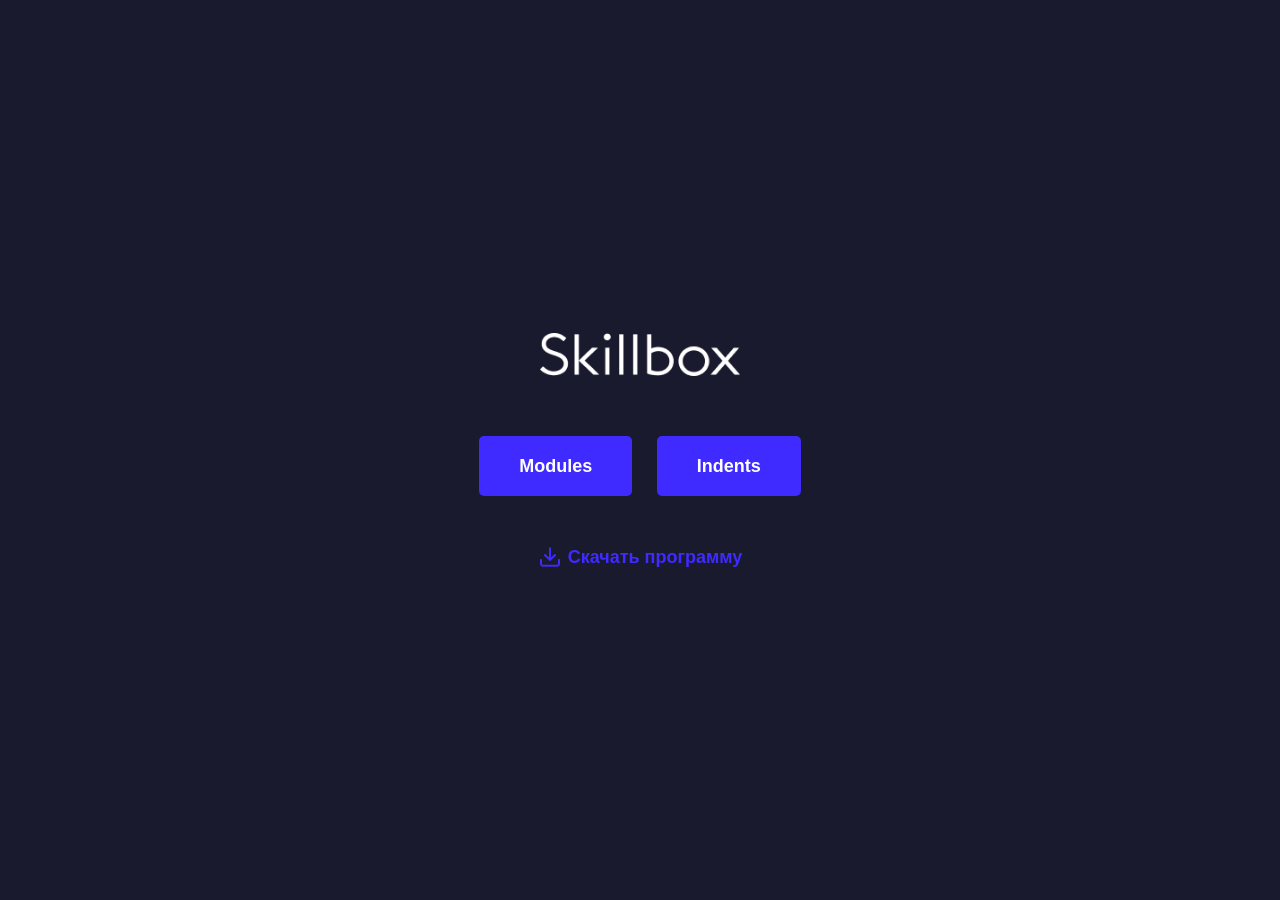
<file: index.html>
<!DOCTYPE html>
<html lang="ru">
<head>
    <meta charset="UTF-8">
    <meta name="viewport" content="width=device-width, initial-scale=1.0">
    <link rel="stylesheet" type="text/css" href="css/normalize.css">
    <link rel="stylesheet" type="text/css" href="css/style.css">
    <title>Document</title>
</head>

<body class="body">
    <a href="https://skillbox.ru" target="_blank" class="a"> 
        <img src="img/logo-light.png" alt="Лого компании">
    </a>

    <div class="div"> 
        <a href="modules.html" class="a style-for-links"> Modules</a>
        <a href="article.html" class="a style-for-links"> Indents</a>
    </div>

    <a href="skillbox.docx" download class="a"> Скачать программу </a>
</body>

</html>
</file>
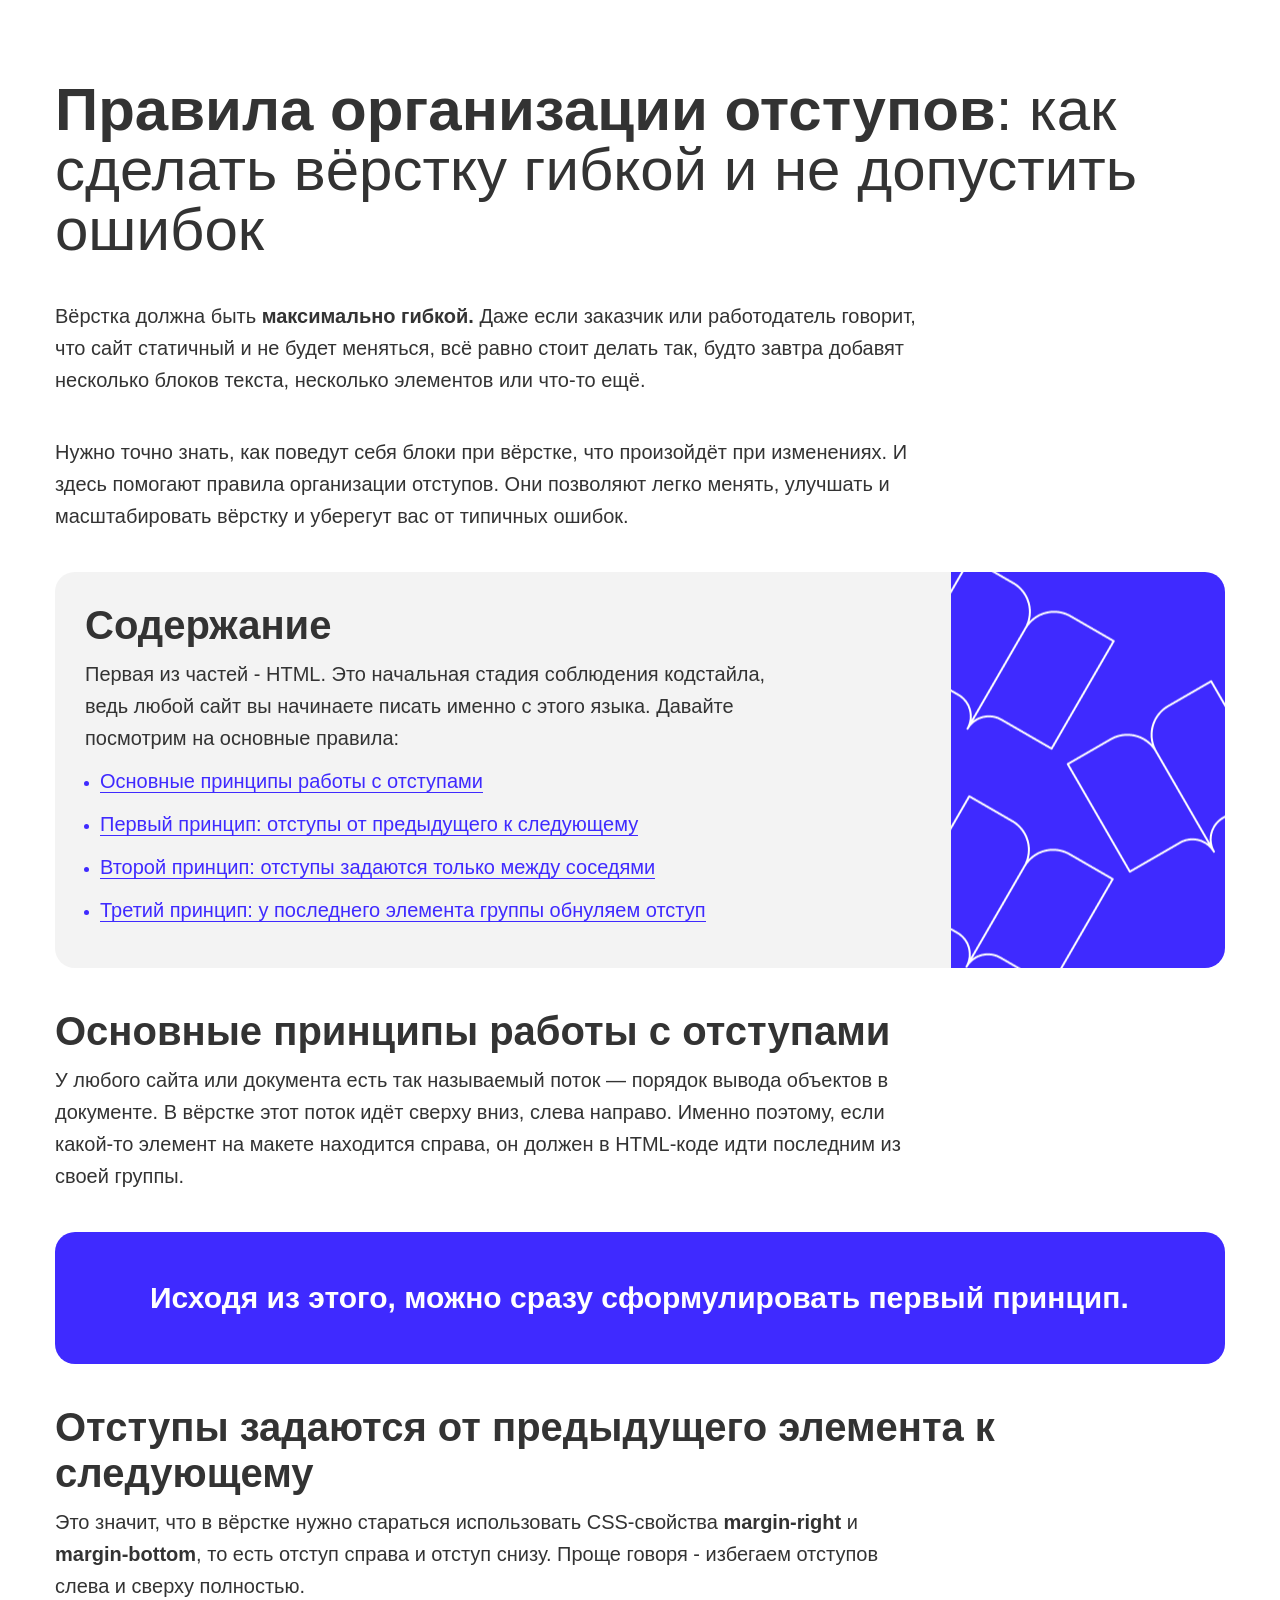
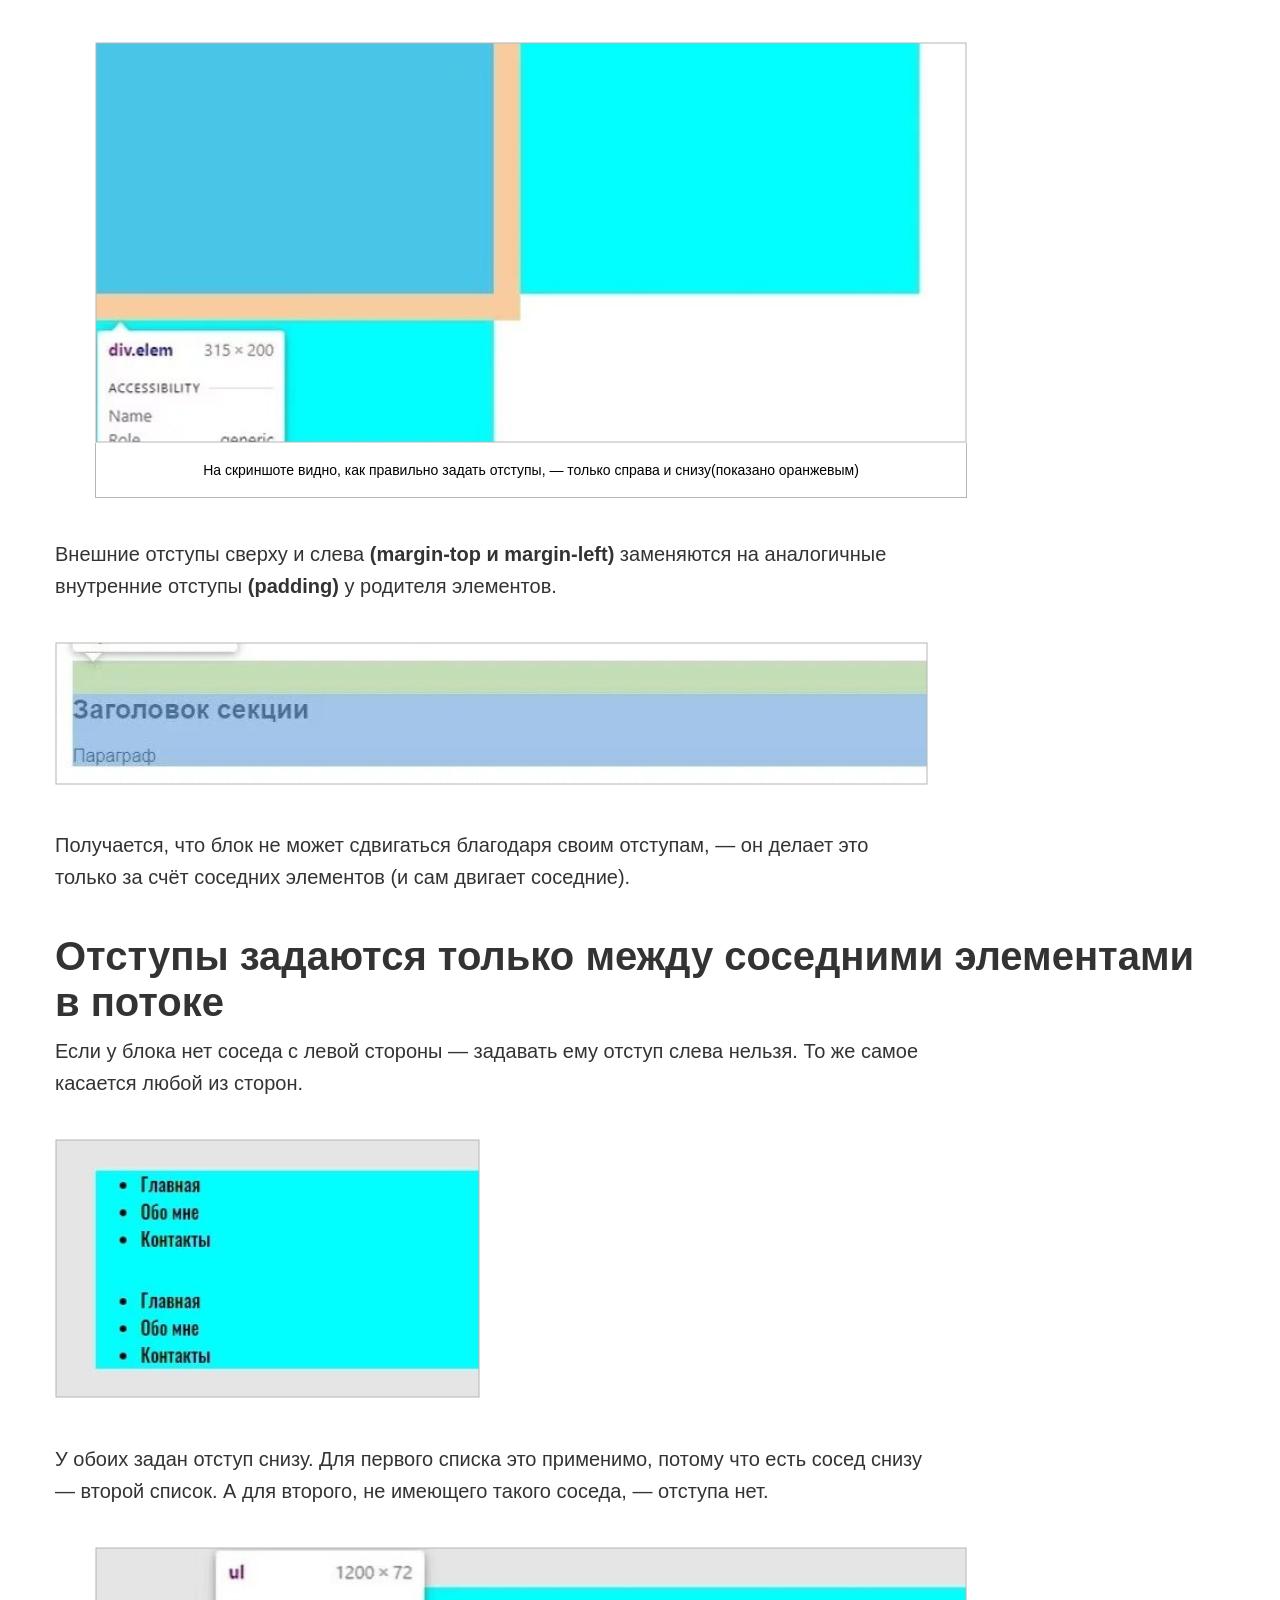
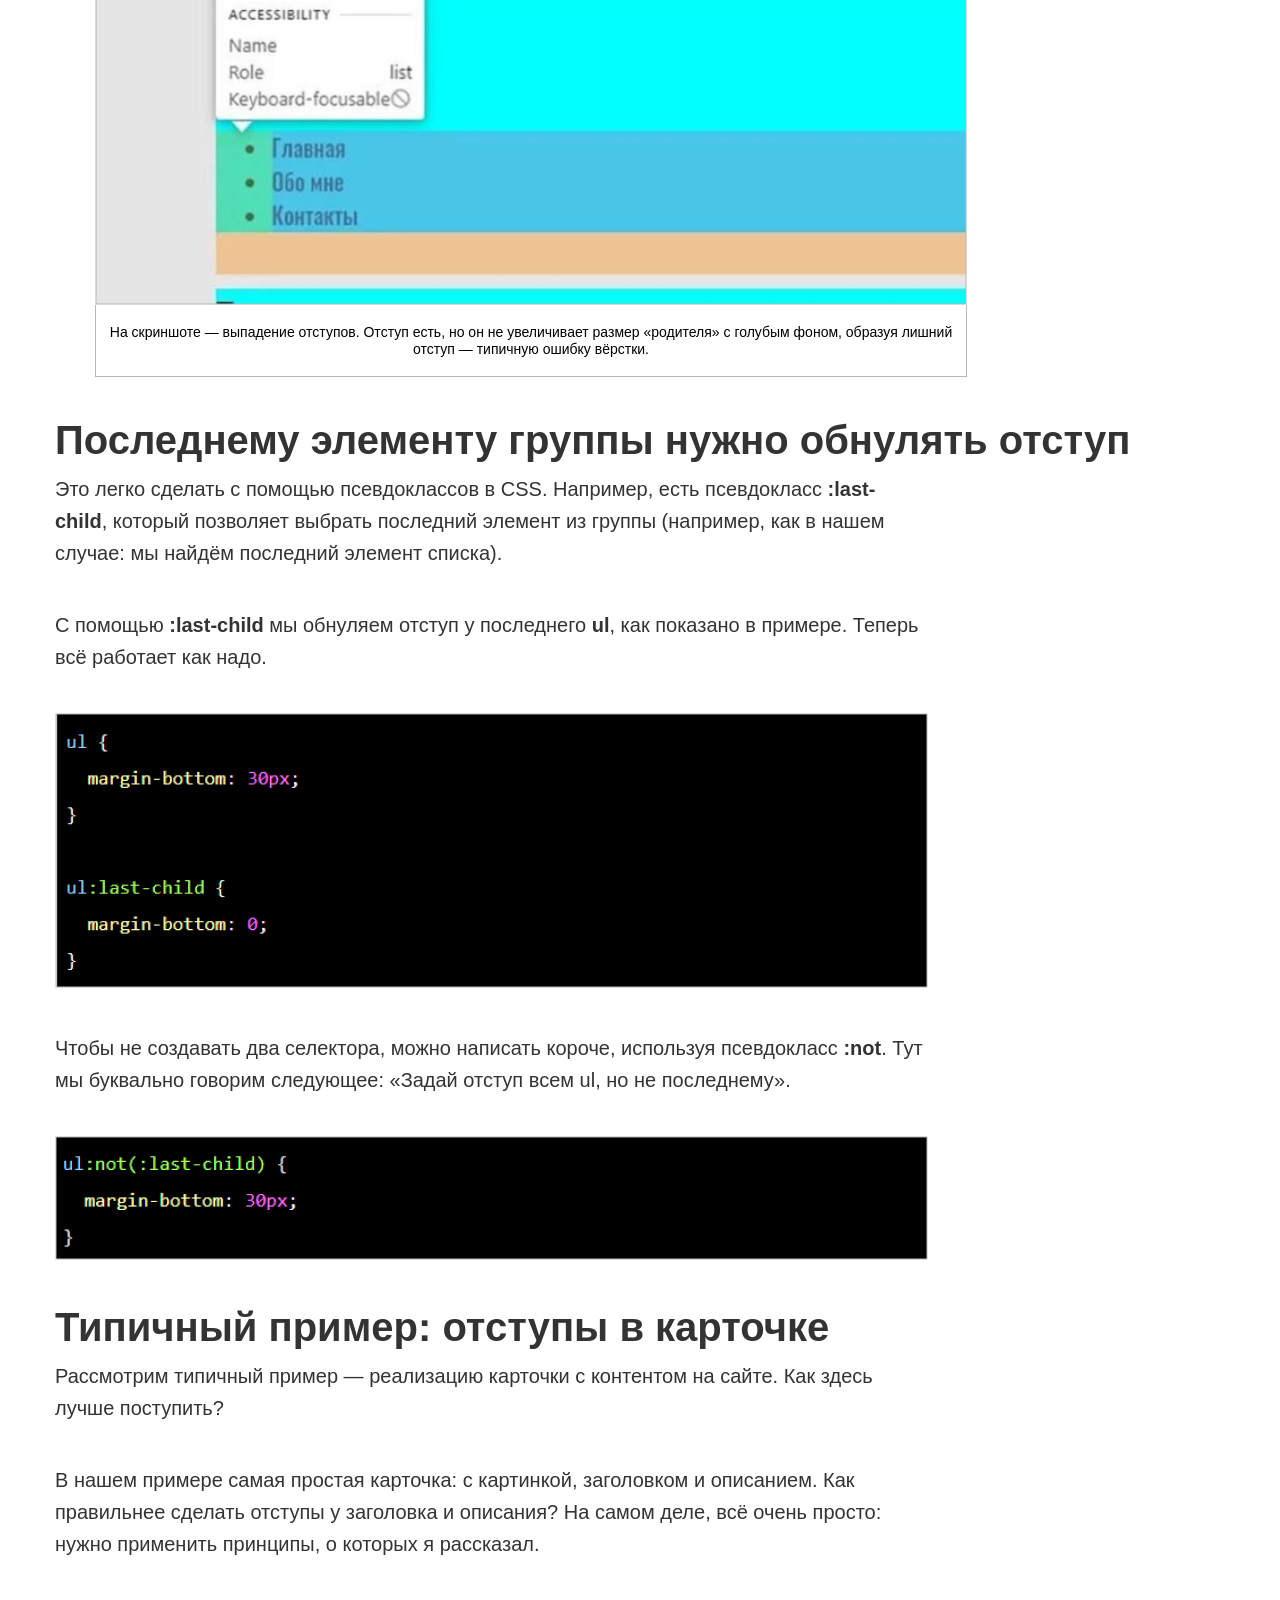
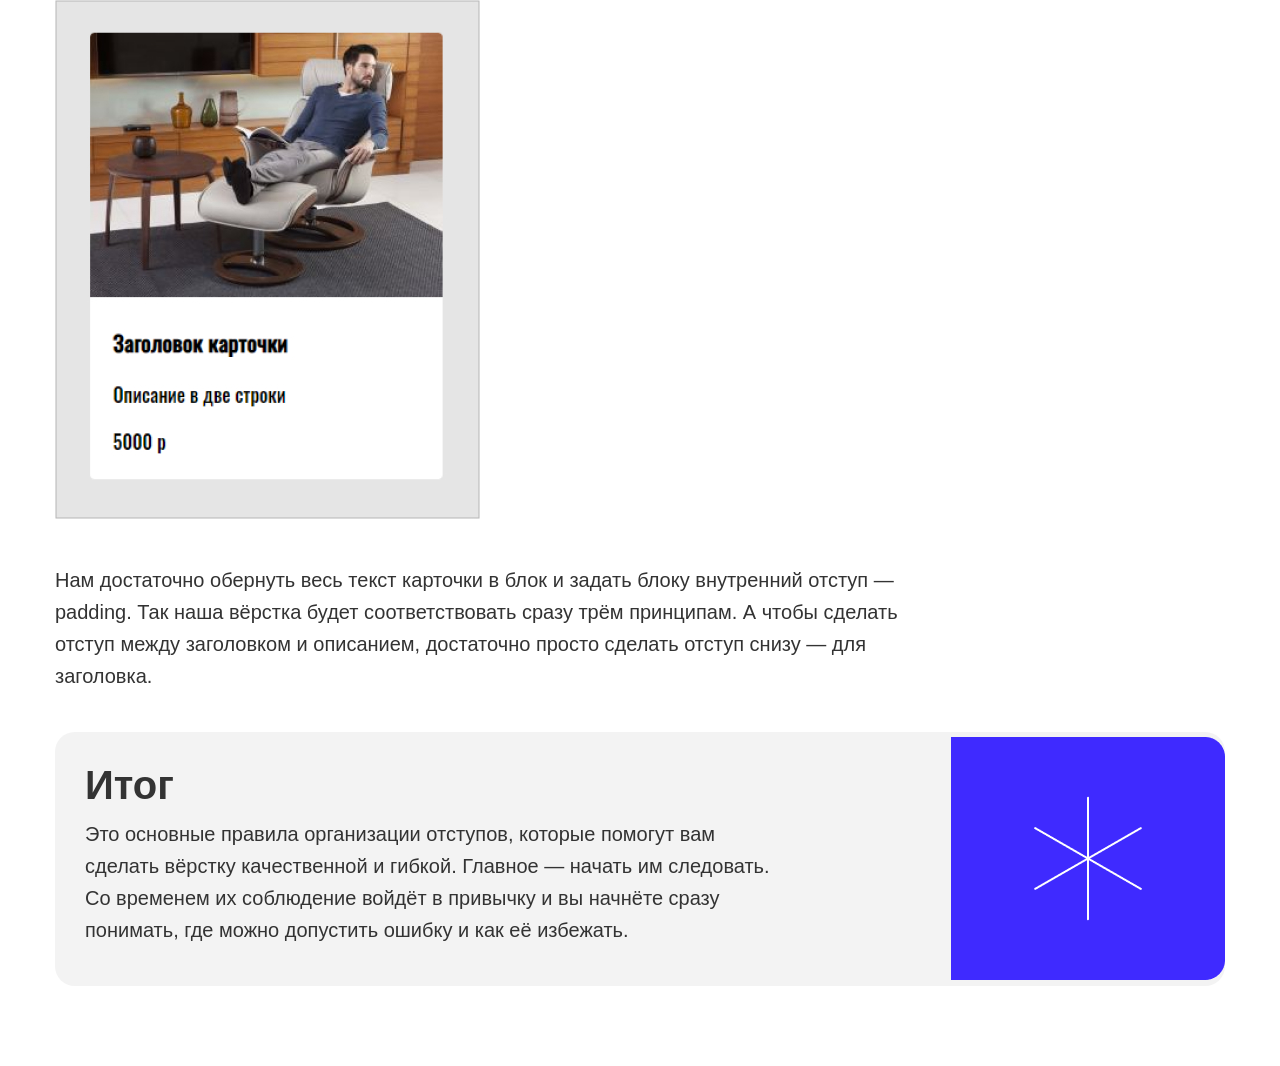
<file: article.html>
<!DOCTYPE html>
<html lang="ru">
<head>
    <meta charset="UTF-8">
    <meta name="viewport" content="width=device-width, initial-scale=1.0">
    <link rel="stylesheet" type="text/css" href="css/normalize.css">
    <link rel="stylesheet" type="text/css" href="css/style.css">
    <title>Статья о верстке сайтов</title>
</head>

<body>
    <div class="container">
        <h1 class="heading-h1"> <b>Правила организации отступов</b>: как
            сделать вёрстку гибкой и не
            допустить ошибок 
        </h1>

        <p class="text"> Вёрстка должна быть <b>максимально гибкой.</b> Даже если заказчик или работодатель
            говорит, что сайт статичный и не будет меняться, всё равно стоит делать так, будто
            завтра добавят несколько блоков текста, несколько элементов или что-то ещё.
        </p>

         <p class="text"> Нужно точно знать, как поведут себя блоки при вёрстке, что произойдёт при
            изменениях. И здесь помогают правила организации отступов. Они позволяют легко
            менять, улучшать и масштабировать вёрстку и уберегут вас от типичных ошибок.
        </p>
    
        <div class="gray-box block-bottom decorate-one">
            <h2 class="heading-h2"> Содержание </h2>
            <p class="text"> Первая из частей - HTML. Это начальная стадия соблюдения кодстайла, ведь любой
                сайт вы начинаете писать именно с этого языка. Давайте посмотрим на основные
                правила: 
            </p>

            <ul class="list">
                <li class="items-list list-mark"> <a href="#section1" class="links-color"> Основные принципы работы с отступами </a> </li>
                <li class="items-list list-mark"> <a href="#section2" class="links-color"> Первый принцип: отступы от предыдущего к следующему </a> </li>
                <li class="items-list list-mark"> <a href="#section3" class="links-color"> Второй принцип: отступы задаются только между соседями </a> </li>
                <li class="list-mark"> <a href="#section4" class="links-color"> Третий принцип: у последнего элемента группы обнуляем отступ </a> </li>
            </ul>
        </div>


        <div id="section1">
            <h2 class="heading-h2">Основные принципы работы с отступами</h2>
            <p class="text"> У любого сайта или документа есть так называемый поток — порядок вывода объектов
                в документе. В вёрстке этот поток идёт сверху вниз, слева направо. Именно поэтому,
                если какой-то элемент на макете находится справа, он должен в HTML-коде идти
                последним из своей группы.
            </p>
            <p class="text blue-background"> Исходя из этого, можно сразу сформулировать первый принцип. </p>
        </div>


        <div id="section2">
            <h2 class="heading-h2"> Отступы задаются от предыдущего элемента к следующему</h2>
            <p class="text"> Это значит, что в вёрстке нужно стараться использовать CSS-свойства <b>margin-right</b> и
                <b>margin-bottom</b>, то есть отступ справа и отступ снизу. Проще говоря - избегаем
                отступов слева и сверху полностью.
            </p>

            <figure class="figure-styled figure">
                <img src="img/1.jpg" alt="Картинка 1">
                <figcaption>На скриншоте видно, как правильно задать отступы, — только справа и снизу(показано оранжевым)</figcaption>
            </figure>

            <p class="text">Внешние отступы сверху и слева <b>(margin-top и margin-left)</b> заменяются на
                аналогичные внутренние отступы <b>(padding)</b> у родителя элементов.
            </p>

            <img src="img/2.jpg" alt="Картинка 2" class="picture-bottom">

            <p class="text">Получается, что блок не может сдвигаться благодаря своим отступам, — он делает это
                только за счёт соседних элементов (и сам двигает соседние).
            </p>
        </div>


        <div id="section3">
            <h2 class="heading-h2"> Отступы задаются только между соседними элементами в потоке</h2>
            <p class="text"> Если у блока нет соседа с левой стороны — задавать ему отступ слева нельзя. То же
                самое касается любой из сторон.
            </p>

            <img src="img/3.jpg" alt="Картинка 3" class="picture-bottom">
            <p class="text"> У обоих задан отступ снизу. Для первого списка это применимо, потому что есть сосед
                снизу — второй список. А для второго, не имеющего такого соседа, — отступа нет.
            </p>

            <figure class="figure-styled figure">
                <img src="img/4.jpg" alt="Картинка 4">
                <figcaption>На скриншоте — выпадение отступов. Отступ есть, но он не увеличивает размер
                    «родителя» с голубым фоном, образуя лишний отступ — типичную ошибку вёрстки.</figcaption>
            </figure>

        </div>

        <div id="section4">
            <h2 class="heading-h2"> Последнему элементу группы нужно обнулять отступ</h2>
            <p class="text"> Это легко сделать с помощью псевдоклассов в CSS. Например, есть псевдокласс
                <b>:last-child</b>, который позволяет выбрать последний элемент из группы (например, как в
                нашем случае: мы найдём последний элемент списка).
            </p>

            <p class="text">С помощью <b>:last-child</b> мы обнуляем отступ у последнего <b>ul</b>, как показано в примере.
                Теперь всё работает как надо.
            </p> 

            <img src="img/5.jpg" alt="Картинка 5" class="picture-bottom">
            <p class="text"> Чтобы не создавать два селектора, можно написать короче, используя псевдокласс
                <b>:not</b>. Тут мы буквально говорим следующее: «Задай отступ всем ul, но не последнему». </p>
            <img src="img/6.jpg" alt="Картинка 6" class="picture-bottom">
        </div>

        <h2 class="heading-h2"> Типичный пример: отступы в карточке </h2>
        <p class="text"> Рассмотрим типичный пример — реализацию карточки с контентом на сайте. Как здесь
            лучше поступить?
        </p>

        <p class="text"> В нашем примере самая простая карточка: с картинкой, заголовком и описанием. Как
            правильнее сделать отступы у заголовка и описания? На самом деле, всё очень
            просто: нужно применить принципы, о которых я рассказал.
        </p>

        <img src="img/7.jpg" alt="Картинка 7" class="picture-bottom">
        <p class="text"> Нам достаточно обернуть весь текст карточки в блок и задать блоку внутренний отступ
            — padding. Так наша вёрстка будет соответствовать сразу трём принципам. А чтобы
            сделать отступ между заголовком и описанием, достаточно просто сделать отступ
            снизу — для заголовка. 
        </p>

        <div class="gray-box decorate-two">
            <h2 class="heading-h2"> Итог </h2>
            <p class="text"> Это основные правила организации отступов, которые помогут вам сделать вёрстку
                качественной и гибкой. Главное — начать им следовать. Со временем их соблюдение
                войдёт в привычку и вы начнёте сразу понимать, где можно допустить ошибку и как её
                избежать.
            </p>
        </div>

    </div>
</body>
</html>
</file>
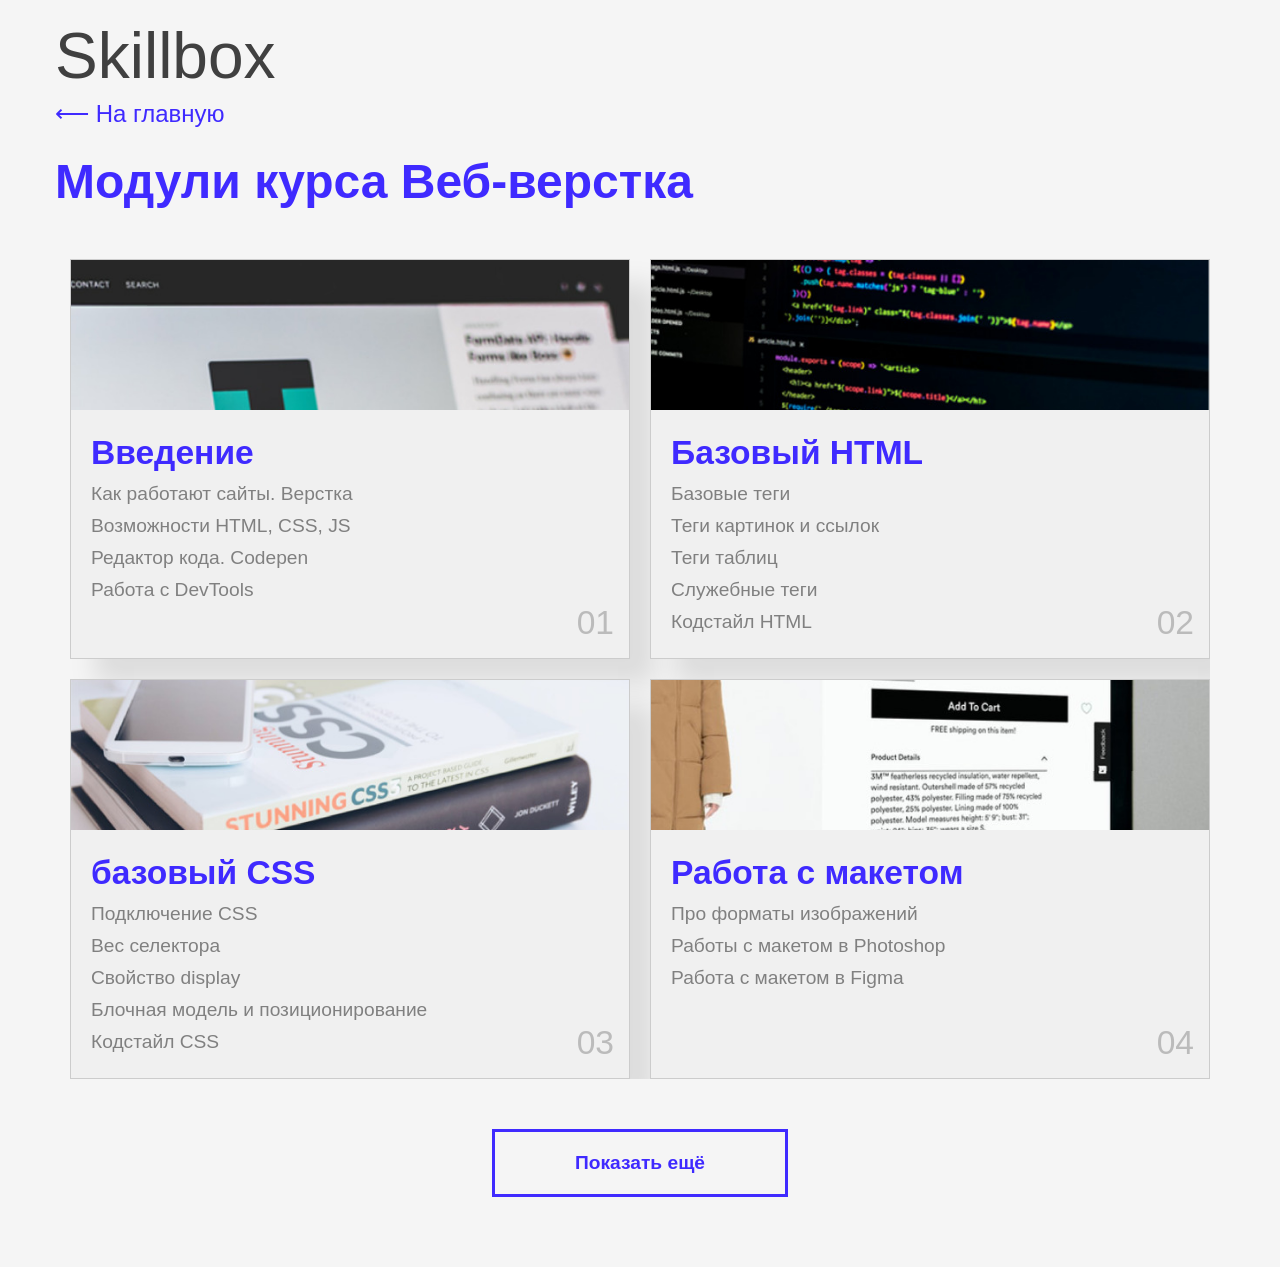
<file: modules.html>
<!DOCTYPE html>
<html lang="ru">
<head>
    <meta charset="UTF-8">
    <meta name="viewport" content="width=device-width, initial-scale=1.0">
    <link rel="stylesheet" type="text/css" href="css/normalize.css">
    <link rel="stylesheet" type="text/css" href="css/style.css">
    <title>Document</title>
</head>

<body class="body-for-modules">

    <div class="container-for-modules">
        <div class="aligned-container">
            
            <div class="skillbox">
                <h1>Skillbox</h1>
            </div>
            
            <div class="link-section">
                <a href="index.html">⟵ На главную</a>
            </div>

            <div class="course-title">
                <h1>Модули курса Веб-верстка</h1>
            </div>

        </div>

        <div class="card-container">
            <ul class="card-ul">
                <li class="card-li"> 
                    <img src="img/card1.jpg" alt="Карточка 1"> 
                    <h2>Введение</h2>
                    <ul class="lessons">
                        <li>Как работают сайты. Верстка</li>
                        <li>Возможности HTML, CSS, JS</li>
                        <li>Редактор кода. Codepen</li>
                        <li>Работа с DevTools</li>
                    </ul>
                    <span class="module-number">01</span>
                </li>

                <li class="card-li"> <img src="img/card2.jpg" alt="Карточка 1">
                    <h2>Базовый HTML</h2>
                    <ul class="lessons">
                        <li>Базовые теги</li>
                        <li>Теги картинок и ссылок</li>
                        <li>Теги таблиц</li>
                        <li>Служебные теги</li>
                        <li>Кодстайл HTML</li>
                    </ul>
                    <span class="module-number">02</span>
                </li>

                <li class="card-li"> <img src="img/card3.jpg" alt="Карточка 1"> 
                    <h2>базовый CSS</h2>
                    <ul class="lessons">
                        <li>Подключение CSS</li>
                        <li>Вес селектора</li>
                        <li>Свойство display</li>
                        <li>Блочная модель и позиционирование</li>
                        <li>Кодстайл CSS</li>
                    </ul>
                    <span class="module-number">03</span>
                </li>

                <li class="card-li"> <img src="img/card4.jpg" alt="Карточка 1"> 
                    <h2>Работа с макетом</h2>
                    <ul class="lessons">
                        <li>Про форматы изображений</li>
                        <li>Работы с макетом в Photoshop</li>
                        <li>Работа с макетом в Figma</li>
                    </ul>
                    <span class="module-number">04</span>
                </li>

            </ul>

            
        </div>
        <button class="show-more">Показать ещё</button>
    </div>

</body>
</html>
</file>
<file: css/style.css>
html {
	box-sizing: border-box;
}

*,
*::before,
*::after {
	box-sizing: inherit;
}

a {
	color: inherit;
	text-decoration: none;
}

img {
	max-width: 100%;
}

body {
	font-family: 'font', sans-serif;
}





/* Главная станичка начало*/
.body {
    background-color: #1a1a2e;
    color: white;
    font-family: Arial, Verdana, sans-serif;
    display: flex;
    flex-direction: column;
    align-items: center;
    justify-content: center;
    height: 100vh;
    margin: 0;
    text-align: center;
}


.a {
    color: #ffffff;
    text-decoration: none;
    margin: 40px 10px;
    font-size: 20px;
}


.a:hover {
    text-decoration: underline;
}


.div {
    margin-top: 20px;
}


.a img {
    display: block;
    width: 200px;
    margin-bottom: 20px;
}


.a[href="skillbox.docx"] {
    margin-top: 70px;
    font-weight: 700;
    font-size: 18px;
    color: #3f2aff;
    background-image: url("../img/download.png");
    background-repeat: no-repeat;
    background-position: left center;
    padding-left: 30px; 
}


.style-for-links{
    font-weight: 700;
    font-size: 18px;
    background-color: #3f2aff;
    padding: 20px 40px;
    border-radius: 5px;
}


/* Главная станичка конец*/




/* Статьи станичка начало*/
.container{
    margin: 0 auto;
    padding: 80px 0;
    width: 1170px;
}


.heading-h1{
    margin-top: 0;
    margin-bottom: 40px;

    font-weight: 400;
    font-size: 60px;
    line-height: 60px;
    color: #333;
}


.heading-h2{
    margin-top: 0;
    margin-bottom: 10px;

    font-size: 40px;
    line-height: 46px;
    color: #333;
}


.text{
    margin-top: 0;
    margin-bottom: 40px;
    width: 872px;

    font-weight: 400;
    font-size: 20px;
    line-height: 32px;
    color: #333;
}


.gray-box{
    border-radius: 20px;
    padding: 30px;
    background-color: #f3f3f3;  
}

.decorate-one{
    background-image: url("../img/decorate-1.png");
    background-position: right center;
    background-repeat: no-repeat;
}

.decorate-two{
    background-image: url("../img/decorate-2.png");
    background-position: right center;
    background-repeat: no-repeat;
}

.block-bottom{
    margin-bottom: 40px;
}


.gray-box .text{
    width: 692px;
    margin-bottom: 10px;
}


.list{
    padding-left: 15px;
}


.items-list{
    margin-bottom: 20px;
}

.list-mark::marker{
    color: #3f2aff;
}


.picture-bottom{
    margin-bottom: 40px;
}


.figure-styled{
    display: inline-block;
    margin-bottom: 40px;
    width: 872px;
}


.style-for-h1{
    font-weight: 400;
    font-size: 60px;
    line-height: 60px;
    color: #333;
}


.blue-background{
    border-radius: 20px;
    padding: 50px 95px;
    width: 100%;
    font-weight: 700;
    font-size: 30px;
    color: white;
    background-color: #3f2aff;
}


.links-color{
    border-bottom: 1px solid #3f2aff;
    font-size: 20px;
    color: #3f2aff;
    text-decoration: none;
}


.figure{
  font-size: 0; 
}


.figure img{
  display: inline-block; 
  vertical-align: bottom; 
}


.figure figcaption {
  border: 1px solid #b6b6b6;
  border-top: none;
  padding: 19px 0;
  font-weight: 400;
  font-size: 14px;
  text-align: center;
}
/* Статьи станичка конец*/


/* Модулес станичка начало */
.body-for-modules {
    background-color: #f5f5f5;
    margin: 0;
    text-align: center;
}

.container-for-modules {
    width: 1170px;
    margin: 0 auto;
    padding: 20px 0;
    text-align: center;
}

.link-section a {
    font-size: 1.5em;
    color: #3f2aff;
    text-decoration: none;
}

.skillbox h1 {
    font-size: 4em;
    color: #404040;
    margin: 0;
    font-weight: normal;
}

.course-title h1 {
    font-size: 3em;
    color: #3f2aff;
    margin: 60px 0 0 0;
    display: inline-block;
}

.aligned-container {
    position: relative;
    text-align: left;
    display: block;
}

.aligned-container .link-section {
    position: absolute;
    top: 0;
    left: 0;
    display: block;
    margin-top: 80px;
}

/* Для карточек начало */
.card-container {
    display: block;
    width: 1140px;
    margin: 50px auto 0;
    overflow: hidden;
}

.card-ul {
    list-style: none;
    padding: 0;
    margin: 0 auto;
    display: block;
    width: 1140px;
    overflow: hidden;
}

.card-li {
    background-color: #f0f0f0;
    width: 560px;
    height: 400px;
    border: 1px solid #ccc;
    display: block;
    position: relative;
    overflow: hidden;
    float: left;
    margin-right: 20px;
    margin-bottom: 20px;
    padding-bottom: 10px;
    box-shadow: 25px 25px 25px rgba(0, 0, 0, 0.1);
}

.card-li:nth-child(2n) {
    margin-right: 0; 
}

.card-li:nth-last-child(-n+2) {
    margin-bottom: 0; 
}

.card-container img {
    width: 100%;
    height: 150px;
    object-fit: cover;
}

.card-container h2 {
    margin: 10px 10px;
    font-size: 2.1em;
    text-align: left;
    padding-left: 10px;
    width: 100%;
    color: #3f2aff;
    margin-top: 20px;
}

.lessons {
    list-style: none;
    padding-left: 10px;
    margin: 0 0 0 10px;
    font-size: 1.2em;
    text-align: left;
    width: 100%;
    color: gray;
}

.lessons li {
    margin-bottom: 10px;
    color: gray;
}

.lessons li:last-child {
    margin-bottom: 0;
}

.module-number {
    position: absolute;
    bottom: 15px;
    right: 15px;
    font-size: 2.1em;
    color: #BBBBBB;
}

.lessons li:last-child {
    margin-bottom: 0;
}

.card-li:nth-last-child(-n+2) {
    margin-bottom: 0;
}

/* Для карточек конец */

/* Кнопка показать еще начало */
.show-more {
    display: block;
    margin: 50px auto;
    padding: 20px 80px;
    background: none;
    border: 3px solid #3f2aff;
    color: #3f2aff;
    font-size: 1.2em;
    cursor: pointer;
    text-align: center;
    font-weight: bold;
}
/* Кнопка показать еще конец*/

/* Модулес станичка конец*/
</file>
